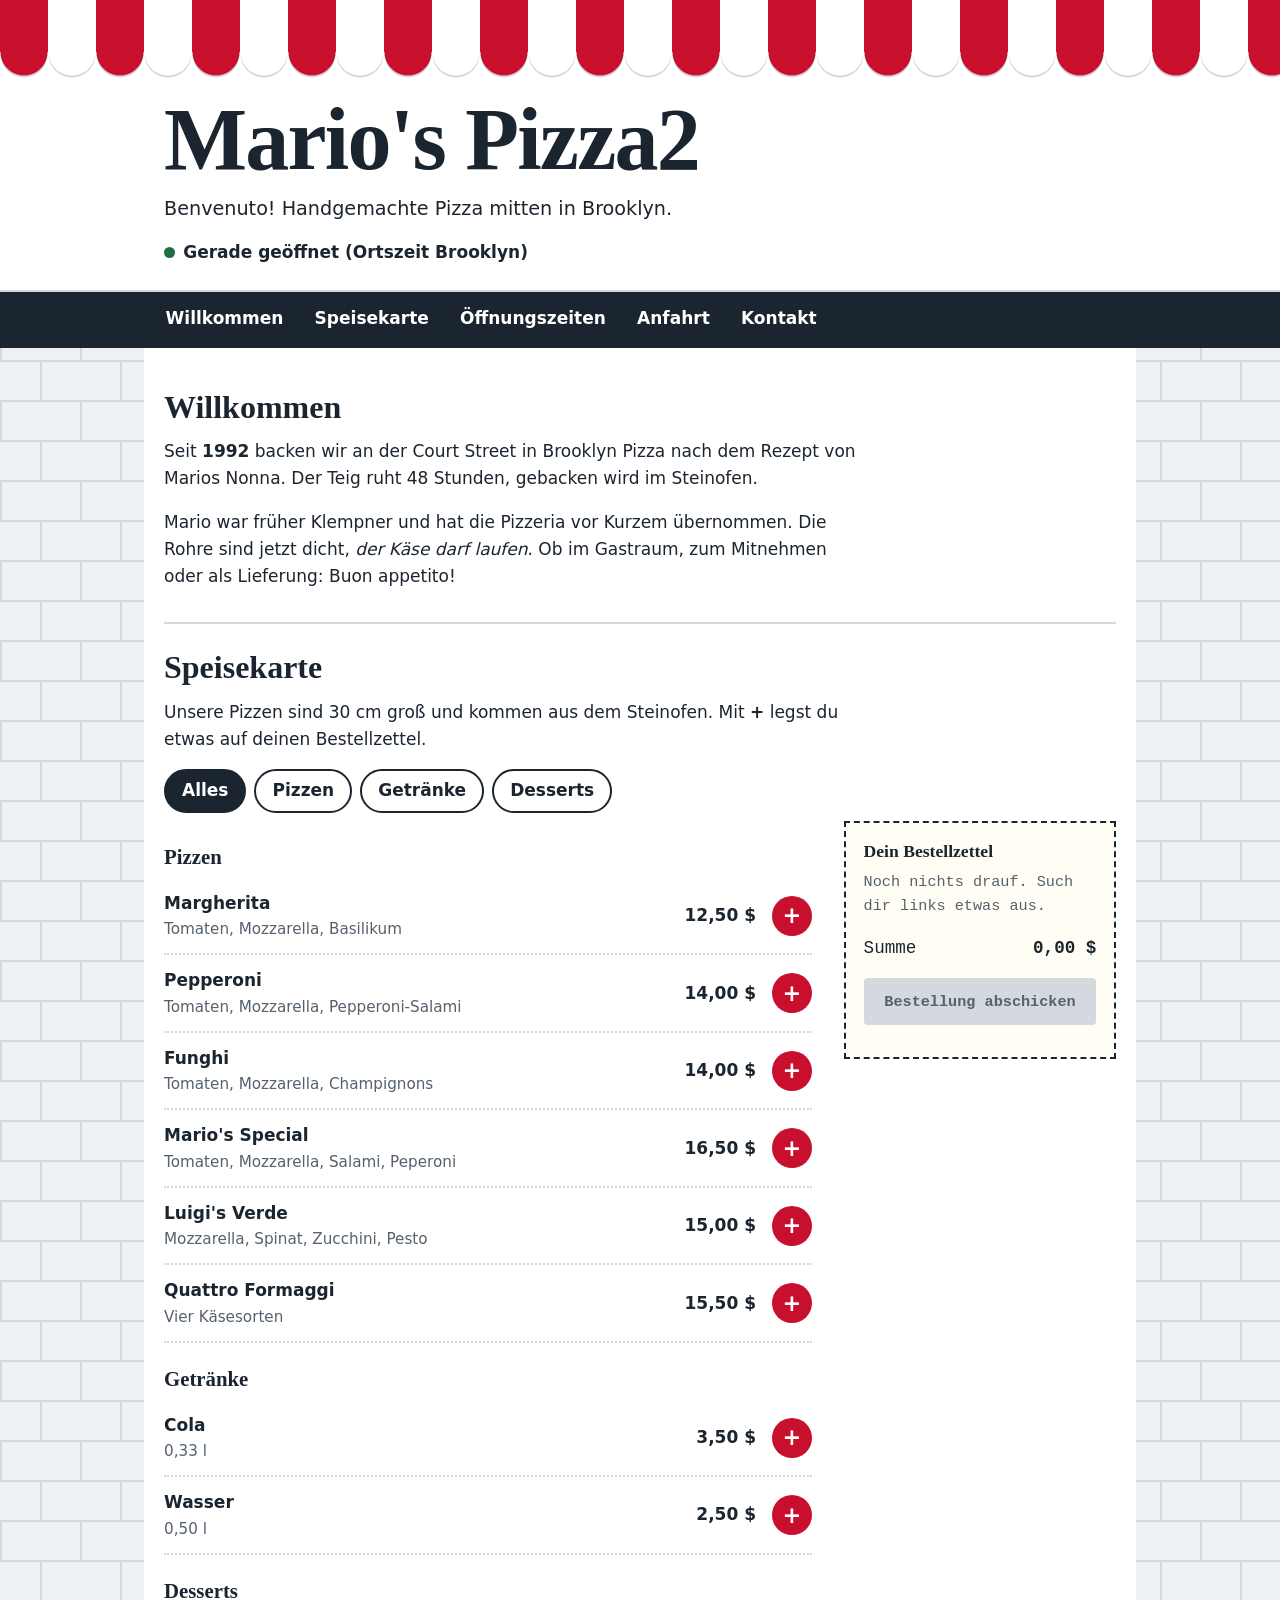
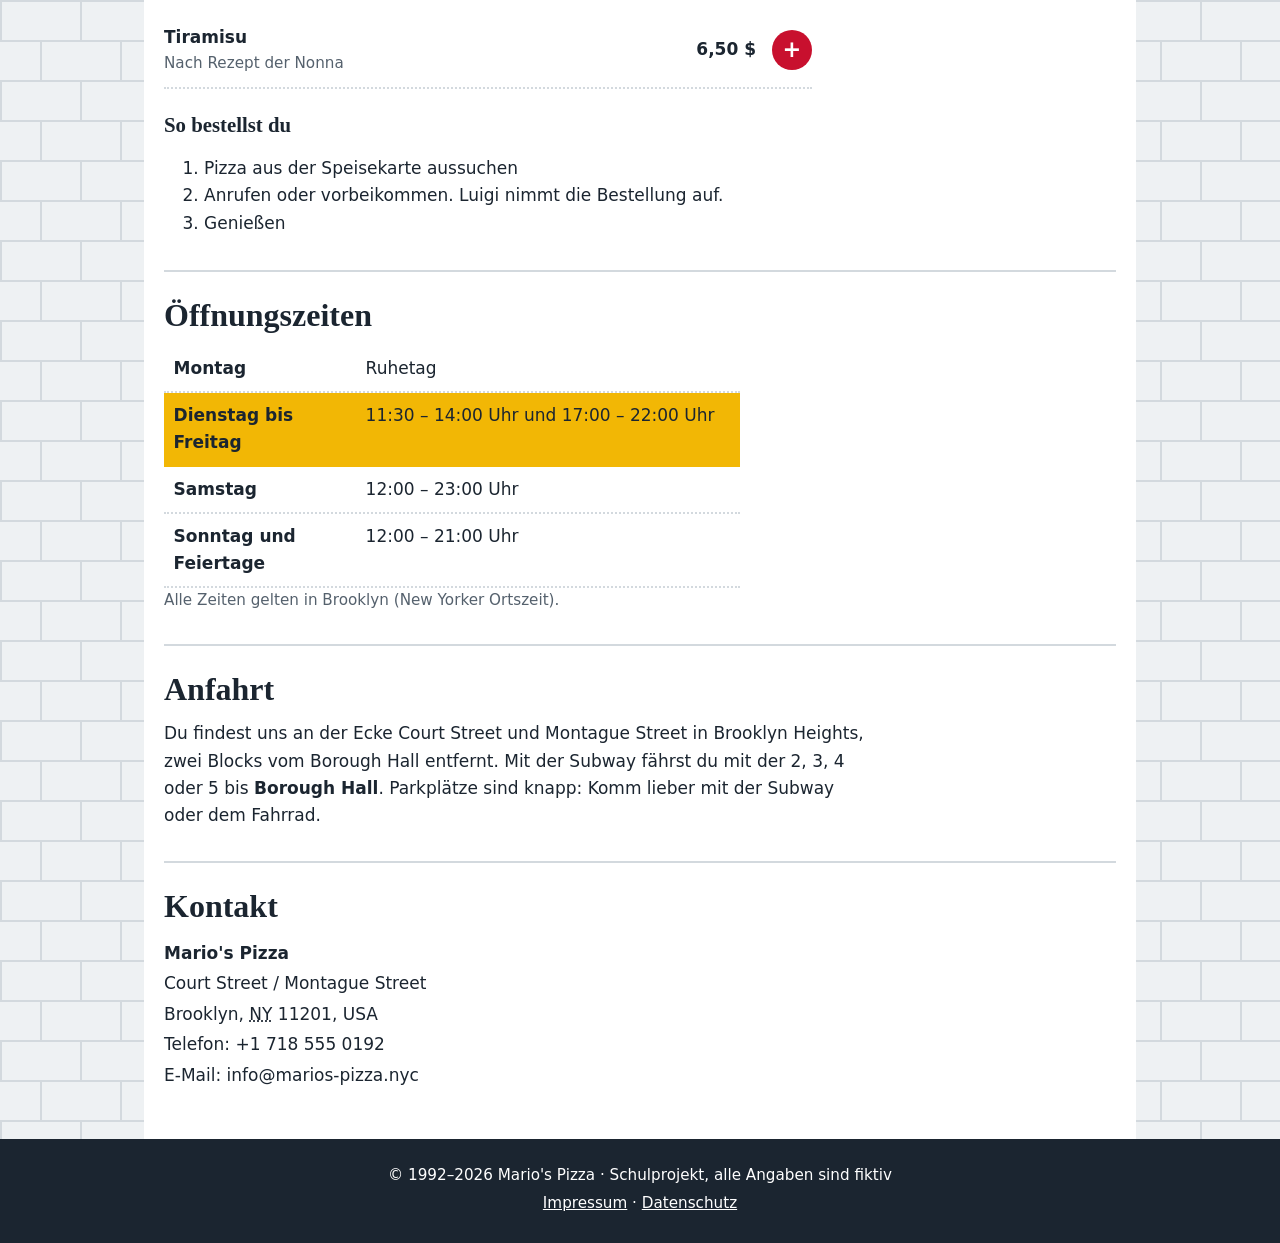
<file: index.html>
<!DOCTYPE html>
<html lang="de">
<head>
    <meta charset="UTF-8">
    <meta name="viewport" content="width=device-width, initial-scale=1">
    <title>Mario's Pizza · Brooklyn</title>
    <meta name="description" content="Familienpizzeria an der Court Street in Brooklyn, seit 1992. Speisekarte, Öffnungszeiten und Anfahrt.">
    <link rel="stylesheet" href="css/style.css">
</head>
<body>
    <header class="kopf">
        <div class="markise" aria-hidden="true"></div>
        <div class="kopf-inhalt">
            <h1>Mario's Pizza2</h1>
            <p class="slogan">Benvenuto! Handgemachte Pizza mitten in Brooklyn.</p>
            <p id="status" class="status" aria-live="polite"></p>
        </div>
    </header>

    <nav class="hauptnavigation" aria-label="Hauptnavigation">
        <ul>
            <li><a href="#willkommen">Willkommen</a></li>
            <li><a href="#speisekarte">Speisekarte</a></li>
            <li><a href="#oeffnungszeiten">Öffnungszeiten</a></li>
            <li><a href="#anfahrt">Anfahrt</a></li>
            <li><a href="#kontakt">Kontakt</a></li>
        </ul>
    </nav>

    <main>
        <section id="willkommen">
            <h2>Willkommen</h2>
            <p>Seit <strong>1992</strong> backen wir an der Court Street in Brooklyn Pizza nach dem Rezept von Marios Nonna. Der Teig ruht 48 Stunden, gebacken wird im Steinofen.</p>
            <p>Mario war früher Klempner und hat die Pizzeria vor Kurzem übernommen. Die Rohre sind jetzt dicht, <em>der Käse darf laufen</em>. Ob im Gastraum, zum Mitnehmen oder als Lieferung: Buon appetito!</p>
        </section>

        <section id="speisekarte">
            <h2>Speisekarte</h2>
            <p>Unsere Pizzen sind 30 cm groß und kommen aus dem Steinofen. Mit <strong>+</strong> legst du etwas auf deinen Bestellzettel.</p>

            <div class="filter" role="group" aria-label="Speisekarte filtern" id="filter"></div>

            <div class="karte-layout">
                <div id="speisekarte-liste"></div>

                <aside class="zettel" aria-labelledby="zettel-titel">
                    <h3 id="zettel-titel">Dein Bestellzettel</h3>
                    <p id="zettel-leer" class="zettel-leer">Noch nichts drauf. Such dir links etwas aus.</p>
                    <ul id="zettel-liste"></ul>
                    <p class="zettel-summe" aria-live="polite">Summe <strong id="zettel-summe">0,00 $</strong></p>
                    <button type="button" id="zettel-senden" disabled>Bestellung abschicken</button>
                    <p id="zettel-meldung" class="zettel-meldung" role="status"></p>
                </aside>
            </div>

            <h3>So bestellst du</h3>
            <ol>
                <li>Pizza aus der Speisekarte aussuchen</li>
                <li>Anrufen oder vorbeikommen. Luigi nimmt die Bestellung auf.</li>
                <li>Genießen</li>
            </ol>
        </section>

        <section id="oeffnungszeiten">
            <h2>Öffnungszeiten</h2>
            <dl id="zeiten">
                <div data-tage="1"><dt>Montag</dt><dd>Ruhetag</dd></div>
                <div data-tage="2,3,4,5"><dt>Dienstag bis Freitag</dt><dd>11:30 – 14:00 Uhr und 17:00 – 22:00 Uhr</dd></div>
                <div data-tage="6"><dt>Samstag</dt><dd>12:00 – 23:00 Uhr</dd></div>
                <div data-tage="0"><dt>Sonntag und Feiertage</dt><dd>12:00 – 21:00 Uhr</dd></div>
            </dl>
            <p class="hinweis">Alle Zeiten gelten in Brooklyn (New Yorker Ortszeit).</p>
        </section>

        <section id="anfahrt">
            <h2>Anfahrt</h2>
            <p>Du findest uns an der Ecke Court Street und Montague Street in Brooklyn Heights, zwei Blocks vom Borough Hall entfernt. Mit der Subway fährst du mit der 2, 3, 4 oder 5 bis <strong>Borough Hall</strong>. Parkplätze sind knapp: Komm lieber mit der Subway oder dem Fahrrad.</p>
        </section>

        <section id="kontakt">
            <h2>Kontakt</h2>
            <address>
                <strong>Mario's Pizza</strong><br>
                Court Street / Montague Street<br>
                Brooklyn, <abbr title="New York">NY</abbr> 11201, USA<br>
                Telefon: +1 718 555 0192<br>
                E-Mail: info@marios-pizza.nyc
            </address>
        </section>
    </main>

    <footer>
        <p>© 1992–2026 Mario's Pizza · Schulprojekt, alle Angaben sind fiktiv</p>
        <p><a href="impressum.html">Impressum</a> · <a href="datenschutz.html">Datenschutz</a></p>
    </footer>

    <script src="js/speisekarte.js"></script>
    <script src="js/script.js"></script>
</body>
</html>
</file>
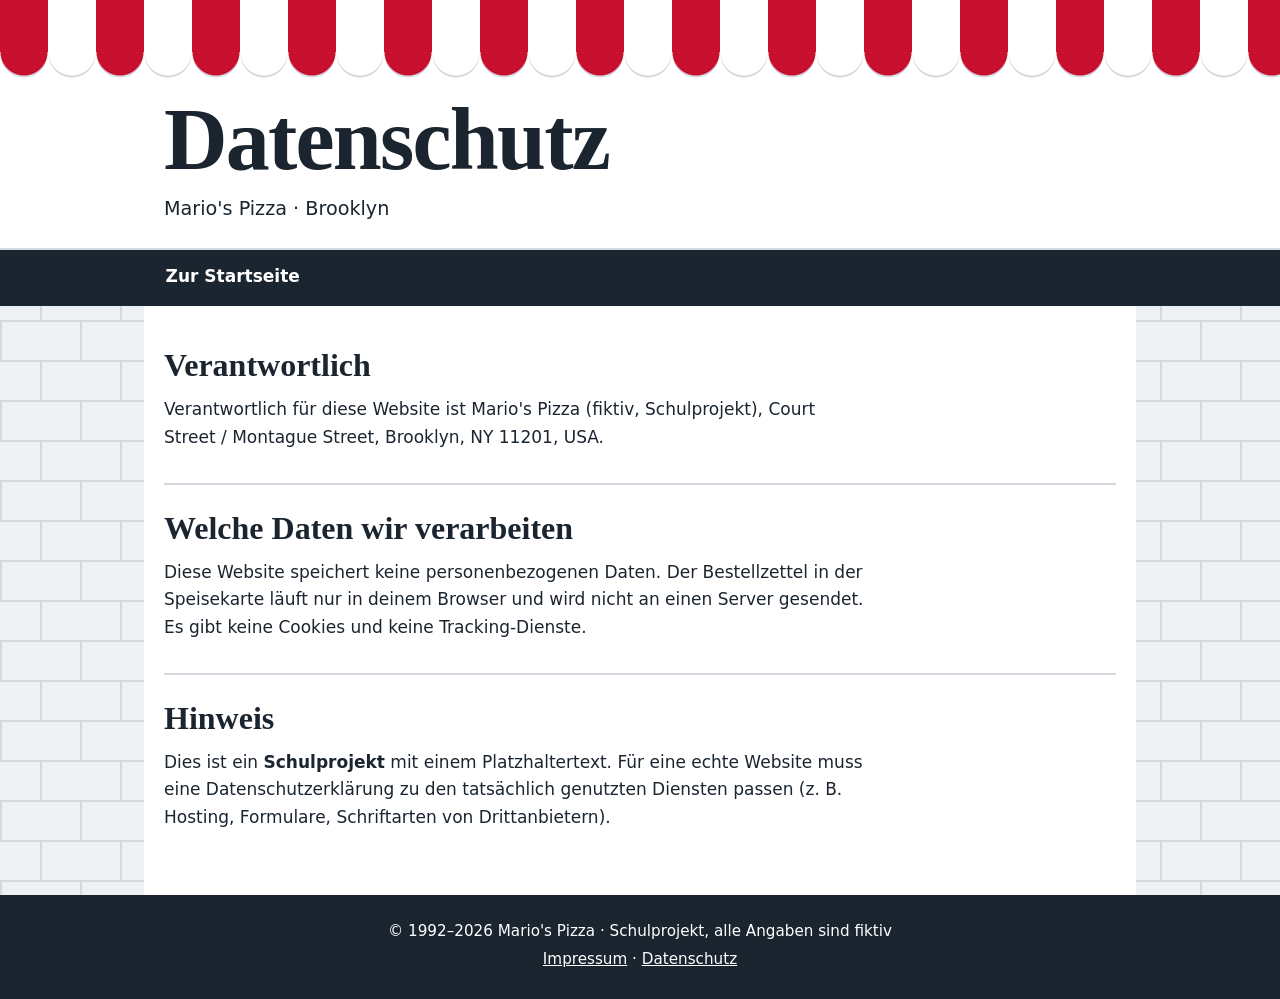
<file: datenschutz.html>
<!DOCTYPE html>
<html lang="de">
<head>
    <meta charset="UTF-8">
    <meta name="viewport" content="width=device-width, initial-scale=1">
    <title>Datenschutz · Mario's Pizza</title>
    <link rel="stylesheet" href="css/style.css">
</head>
<body class="unterseite">
    <header class="kopf kopf-klein">
        <div class="markise" aria-hidden="true"></div>
        <div class="kopf-inhalt">
            <h1>Datenschutz</h1>
            <p class="slogan">Mario's Pizza · Brooklyn</p>
        </div>
    </header>

    <nav class="hauptnavigation" aria-label="Hauptnavigation">
        <ul>
            <li><a href="index.html">Zur Startseite</a></li>
        </ul>
    </nav>

    <main>
        <section>
            <h2>Verantwortlich</h2>
            <p>Verantwortlich für diese Website ist Mario's Pizza (fiktiv, Schulprojekt), Court Street / Montague Street, Brooklyn, NY 11201, USA.</p>
        </section>
        <section>
            <h2>Welche Daten wir verarbeiten</h2>
            <p>Diese Website speichert keine personenbezogenen Daten. Der Bestellzettel in der Speisekarte läuft nur in deinem Browser und wird nicht an einen Server gesendet. Es gibt keine Cookies und keine Tracking-Dienste.</p>
        </section>
        <section>
            <h2>Hinweis</h2>
            <p>Dies ist ein <strong>Schulprojekt</strong> mit einem Platzhaltertext. Für eine echte Website muss eine Datenschutzerklärung zu den tatsächlich genutzten Diensten passen (z. B. Hosting, Formulare, Schriftarten von Drittanbietern).</p>
        </section>
    </main>

    <footer>
        <p>© 1992–2026 Mario's Pizza · Schulprojekt, alle Angaben sind fiktiv</p>
        <p><a href="impressum.html">Impressum</a> · <a href="datenschutz.html">Datenschutz</a></p>
    </footer>
</body>
</html>
</file>
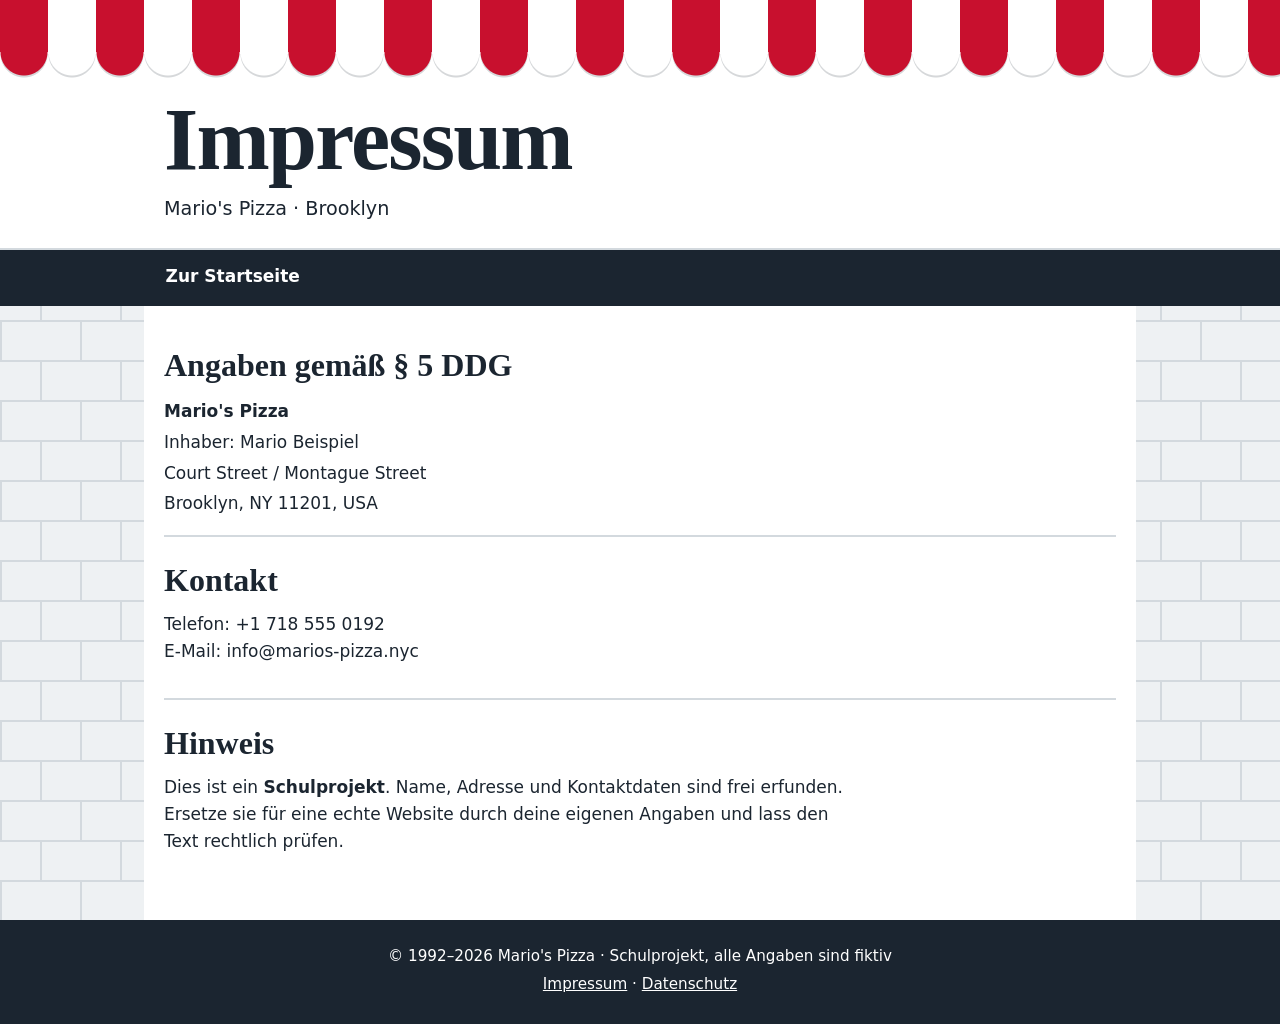
<file: impressum.html>
<!DOCTYPE html>
<html lang="de">
<head>
    <meta charset="UTF-8">
    <meta name="viewport" content="width=device-width, initial-scale=1">
    <title>Impressum · Mario's Pizza</title>
    <link rel="stylesheet" href="css/style.css">
</head>
<body class="unterseite">
    <header class="kopf kopf-klein">
        <div class="markise" aria-hidden="true"></div>
        <div class="kopf-inhalt">
            <h1>Impressum</h1>
            <p class="slogan">Mario's Pizza · Brooklyn</p>
        </div>
    </header>

    <nav class="hauptnavigation" aria-label="Hauptnavigation">
        <ul>
            <li><a href="index.html">Zur Startseite</a></li>
        </ul>
    </nav>

    <main>
        <section>
            <h2>Angaben gemäß § 5 DDG</h2>
            <address>
                <strong>Mario's Pizza</strong><br>
                Inhaber: Mario Beispiel<br>
                Court Street / Montague Street<br>
                Brooklyn, NY 11201, USA
            </address>
        </section>
        <section>
            <h2>Kontakt</h2>
            <p>Telefon: +1 718 555 0192<br>E-Mail: info@marios-pizza.nyc</p>
        </section>
        <section>
            <h2>Hinweis</h2>
            <p>Dies ist ein <strong>Schulprojekt</strong>. Name, Adresse und Kontaktdaten sind frei erfunden. Ersetze sie für eine echte Website durch deine eigenen Angaben und lass den Text rechtlich prüfen.</p>
        </section>
    </main>

    <footer>
        <p>© 1992–2026 Mario's Pizza · Schulprojekt, alle Angaben sind fiktiv</p>
        <p><a href="impressum.html">Impressum</a> · <a href="datenschutz.html">Datenschutz</a></p>
    </footer>
</body>
</html>
</file>
<file: css/style.css>
/* Mario's Pizza · Startpunkt
   Die Farben stehen oben als Variablen: ändere sie dort, und die ganze Seite ändert sich. */
:root {
    --rot: #c8102e;        /* Markise */
    --tinte: #1b2530;      /* Text, Navigation */
    --kachel: #eef1f3;     /* Wandfliesen */
    --fuge: #d3d9de;       /* Fugen zwischen den Fliesen */
    --basilikum: #1f6f43;
    --kaese: #f2b705;      /* Hervorhebung */
    --papier: #fffdf4;     /* Bestellzettel */
    --schrift-titel: "Rockwell", "Roboto Slab", "Rockwell Extra Bold", Georgia, serif;
    --schrift-text: system-ui, -apple-system, "Segoe UI", Roboto, sans-serif;
}

* { box-sizing: border-box; }

html { scroll-padding-top: 4rem; }
@media (prefers-reduced-motion: no-preference) { html { scroll-behavior: smooth; } }

body {
    margin: 0;
    color: var(--tinte);
    font-family: var(--schrift-text);
    font-size: 1.0625rem;
    line-height: 1.6;
    /* Subway-Fliesen aus einer kleinen SVG-Grafik */
    background-color: var(--kachel);
    background-image: url("data:image/svg+xml,%3Csvg xmlns='http://www.w3.org/2000/svg' width='80' height='80'%3E%3Cg stroke='%23d3d9de' stroke-width='2' fill='none'%3E%3Cpath d='M0 1H80M0 41H80M1 0V40M41 40V80'/%3E%3C/g%3E%3C/svg%3E");
}

/* ---------- Kopf mit Markise ---------- */
.markise {
    position: relative;
    height: 3.25rem;
    background: repeating-linear-gradient(90deg, var(--rot) 0 48px, #fff 48px 96px);
}
.markise::after {
    content: "";
    position: absolute;
    left: 0; right: 0; top: 100%;
    height: 24px;
    background:
        radial-gradient(circle at 24px 0, var(--rot) 23px, transparent 24px) 0 0 / 96px 24px repeat-x,
        radial-gradient(circle at 72px 0, #fff 23px, transparent 24px) 0 0 / 96px 24px repeat-x;
    filter: drop-shadow(0 2px 0 rgba(27, 37, 48, .18));
    z-index: 2;
}
.kopf { background: #fff; border-bottom: 2px solid var(--fuge); }
.kopf-inhalt {
    max-width: 62rem;
    margin: 0 auto;
    padding: 2.75rem 1.25rem 1.5rem;
}
.kopf h1 {
    margin: 0;
    font-family: var(--schrift-titel);
    font-weight: 800;
    font-size: clamp(2.75rem, 9vw, 5.5rem);
    line-height: 1;
    letter-spacing: -.02em;
}
.slogan { margin: .6rem 0 0; font-size: 1.2rem; }
.status {
    display: inline-flex; align-items: center; gap: .5rem;
    margin: .9rem 0 0;
    font-weight: 600;
    min-height: 1.6rem;
}
.status::before {
    content: ""; width: .7rem; height: .7rem; border-radius: 50%;
    background: var(--fuge);
}
.status.offen::before { background: var(--basilikum); }
.status.zu::before { background: var(--rot); }
.status:empty { display: none; }

/* ---------- Navigation ---------- */
.hauptnavigation {
    position: sticky; top: 0; z-index: 10;
    background: var(--tinte);
}
.hauptnavigation ul {
    display: flex; flex-wrap: wrap; gap: 0 .25rem;
    max-width: 62rem; margin: 0 auto; padding: 0 .5rem;
    list-style: none;
}
.hauptnavigation a {
    display: block;
    padding: .8rem .85rem;
    color: #fff;
    text-decoration: none;
    font-weight: 600;
    border-bottom: 3px solid transparent;
}
.hauptnavigation a:hover { border-bottom-color: var(--kaese); }

/* ---------- Inhalt ---------- */
main {
    max-width: 62rem;
    margin: 0 auto;
    padding: 1rem 1.25rem 2rem;
    background: #fff;
}
section { padding: 1.5rem 0 1rem; }
section + section { border-top: 2px solid var(--fuge); }
h2, h3 { font-family: var(--schrift-titel); line-height: 1.2; }
h2 { margin: 0 0 .75rem; font-size: 2rem; }
h3 { margin: 1.5rem 0 .5rem; font-size: 1.3rem; }
p { margin: 0 0 1rem; max-width: 65ch; }
.hinweis { color: #55616d; font-size: .95rem; }
a { color: var(--rot); }
:focus-visible { outline: 3px solid var(--kaese); outline-offset: 2px; }
.hauptnavigation :focus-visible { outline-color: #fff; }

/* ---------- Speisekarte ---------- */
.filter { display: flex; flex-wrap: wrap; gap: .5rem; margin: 1rem 0 .5rem; }
.filter button {
    font: inherit; font-weight: 600;
    padding: .4rem 1rem;
    color: var(--tinte); background: #fff;
    border: 2px solid var(--tinte); border-radius: 2rem;
    cursor: pointer;
}
.filter button[aria-pressed="true"] { color: #fff; background: var(--tinte); }

.karte-layout { display: grid; gap: 2rem; align-items: start; }
@media (min-width: 52rem) { .karte-layout { grid-template-columns: 1fr 17rem; } }

#speisekarte-liste ul { list-style: none; margin: 0; padding: 0; }
.artikel {
    display: grid; grid-template-columns: 1fr auto auto; align-items: center; gap: .25rem 1rem;
    padding: .75rem 0;
    border-bottom: 2px dotted var(--fuge);
}
.artikel-name { font-weight: 700; }
.artikel-text { display: block; color: #55616d; font-size: .95rem; }
.artikel-preis { font-weight: 700; font-variant-numeric: tabular-nums; }
.plus {
    width: 2.5rem; height: 2.5rem;
    font: inherit; font-size: 1.4rem; font-weight: 700; line-height: 1;
    color: #fff; background: var(--rot);
    border: 0; border-radius: 50%; cursor: pointer;
}
.plus:hover { background: #a60d26; }

/* ---------- Bestellzettel ---------- */
.zettel {
    padding: 1.1rem 1.1rem 1.25rem;
    background: var(--papier);
    border: 2px dashed var(--tinte);
    font-family: ui-monospace, "Cascadia Mono", Consolas, monospace;
    font-size: .95rem;
}
@media (min-width: 52rem) { .zettel { position: sticky; top: 4.5rem; } }
.zettel h3 { margin-top: 0; font-size: 1.1rem; }
.zettel-leer { color: #55616d; }
#zettel-liste { list-style: none; margin: 0 0 .75rem; padding: 0; }
#zettel-liste li {
    display: grid; grid-template-columns: 1fr auto; gap: 0 .5rem;
    padding: .35rem 0; border-bottom: 1px dotted var(--tinte);
}
.zeile-steuerung { display: flex; align-items: center; gap: .35rem; }
.zeile-steuerung button {
    width: 1.7rem; height: 1.7rem; padding: 0;
    font: inherit; font-weight: 700;
    background: #fff; border: 1.5px solid var(--tinte); border-radius: 4px; cursor: pointer;
}
.zettel-summe { display: flex; justify-content: space-between; margin: 0 0 1rem; font-size: 1.1rem; }
.zettel button#zettel-senden {
    width: 100%; padding: .7rem 1rem;
    font: inherit; font-weight: 700;
    color: #fff; background: var(--basilikum);
    border: 0; border-radius: 4px; cursor: pointer;
}
.zettel button#zettel-senden:disabled { background: var(--fuge); color: #55616d; cursor: not-allowed; }
.zettel-meldung { margin: .75rem 0 0; font-family: var(--schrift-text); }

/* ---------- Öffnungszeiten ---------- */
#zeiten { margin: 0; max-width: 36rem; }
#zeiten div {
    display: grid; grid-template-columns: 11rem 1fr; gap: 0 1rem;
    padding: .55rem .6rem;
    border-bottom: 2px dotted var(--fuge);
}
#zeiten dt { font-weight: 700; }
#zeiten dd { margin: 0; }
#zeiten .heute { background: var(--kaese); border-bottom-color: var(--kaese); }
@media (max-width: 34rem) { #zeiten div { grid-template-columns: 1fr; } }

address { font-style: normal; line-height: 1.8; }

/* ---------- Fuß ---------- */
footer {
    padding: 1.5rem 1.25rem;
    color: #fff; background: var(--tinte);
    text-align: center; font-size: .95rem;
}
footer p { max-width: none; margin: 0 0 .25rem; }
footer a { color: #fff; }

.unterseite main { min-height: 50vh; }
</file>
